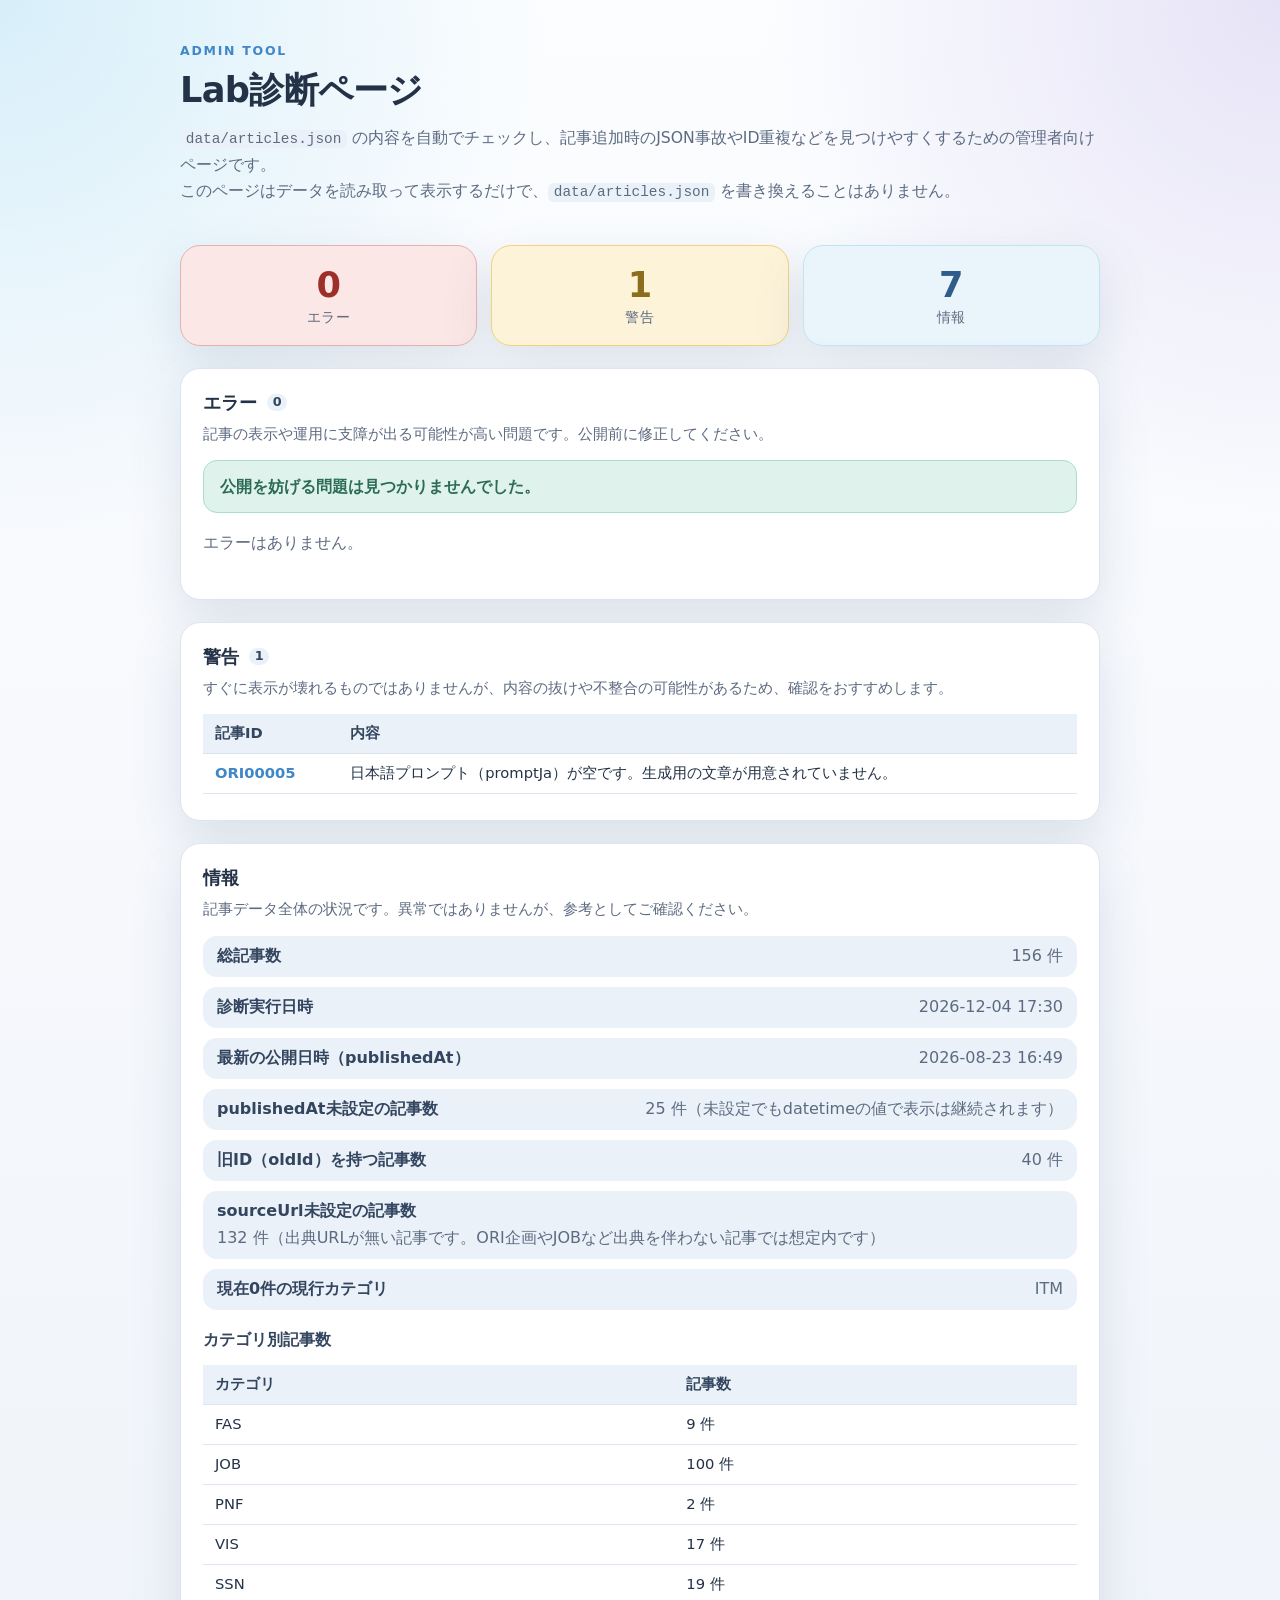
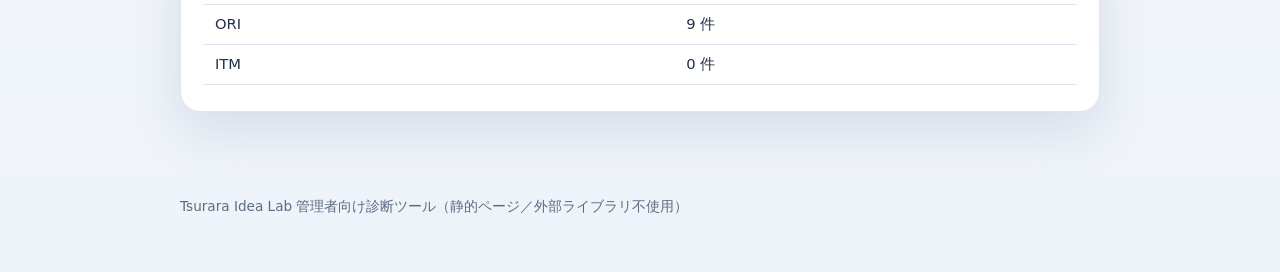
<file: tools/lab-check/index.html>
<!doctype html>
<html lang="ja">
<head>
  <meta charset="utf-8" />
  <meta name="viewport" content="width=device-width, initial-scale=1" />
  <title>Lab診断ページ | Tsurara Idea Lab</title>
  <meta name="description" content="data/articles.json の内容を検査し、ID重複や必須項目の欠落などを確認するための管理者向け診断ページです。" />
  <link rel="stylesheet" href="style.css" />
</head>
<body>
  <header class="check-header">
    <p class="section-kicker">Admin Tool</p>
    <h1>Lab診断ページ</h1>
    <p class="check-lead">
      <code>data/articles.json</code> の内容を自動でチェックし、記事追加時のJSON事故やID重複などを見つけやすくするための管理者向けページです。<br>
      このページはデータを読み取って表示するだけで、<code>data/articles.json</code> を書き換えることはありません。
    </p>
  </header>

  <main id="app" class="check-main">
    <p class="loading-message" id="loadingMessage">診断中です…</p>
  </main>

  <footer class="check-footer">
    <p>Tsurara Idea Lab 管理者向け診断ツール（静的ページ／外部ライブラリ不使用）</p>
  </footer>

  <script src="app.js"></script>
</body>
</html>
</file>
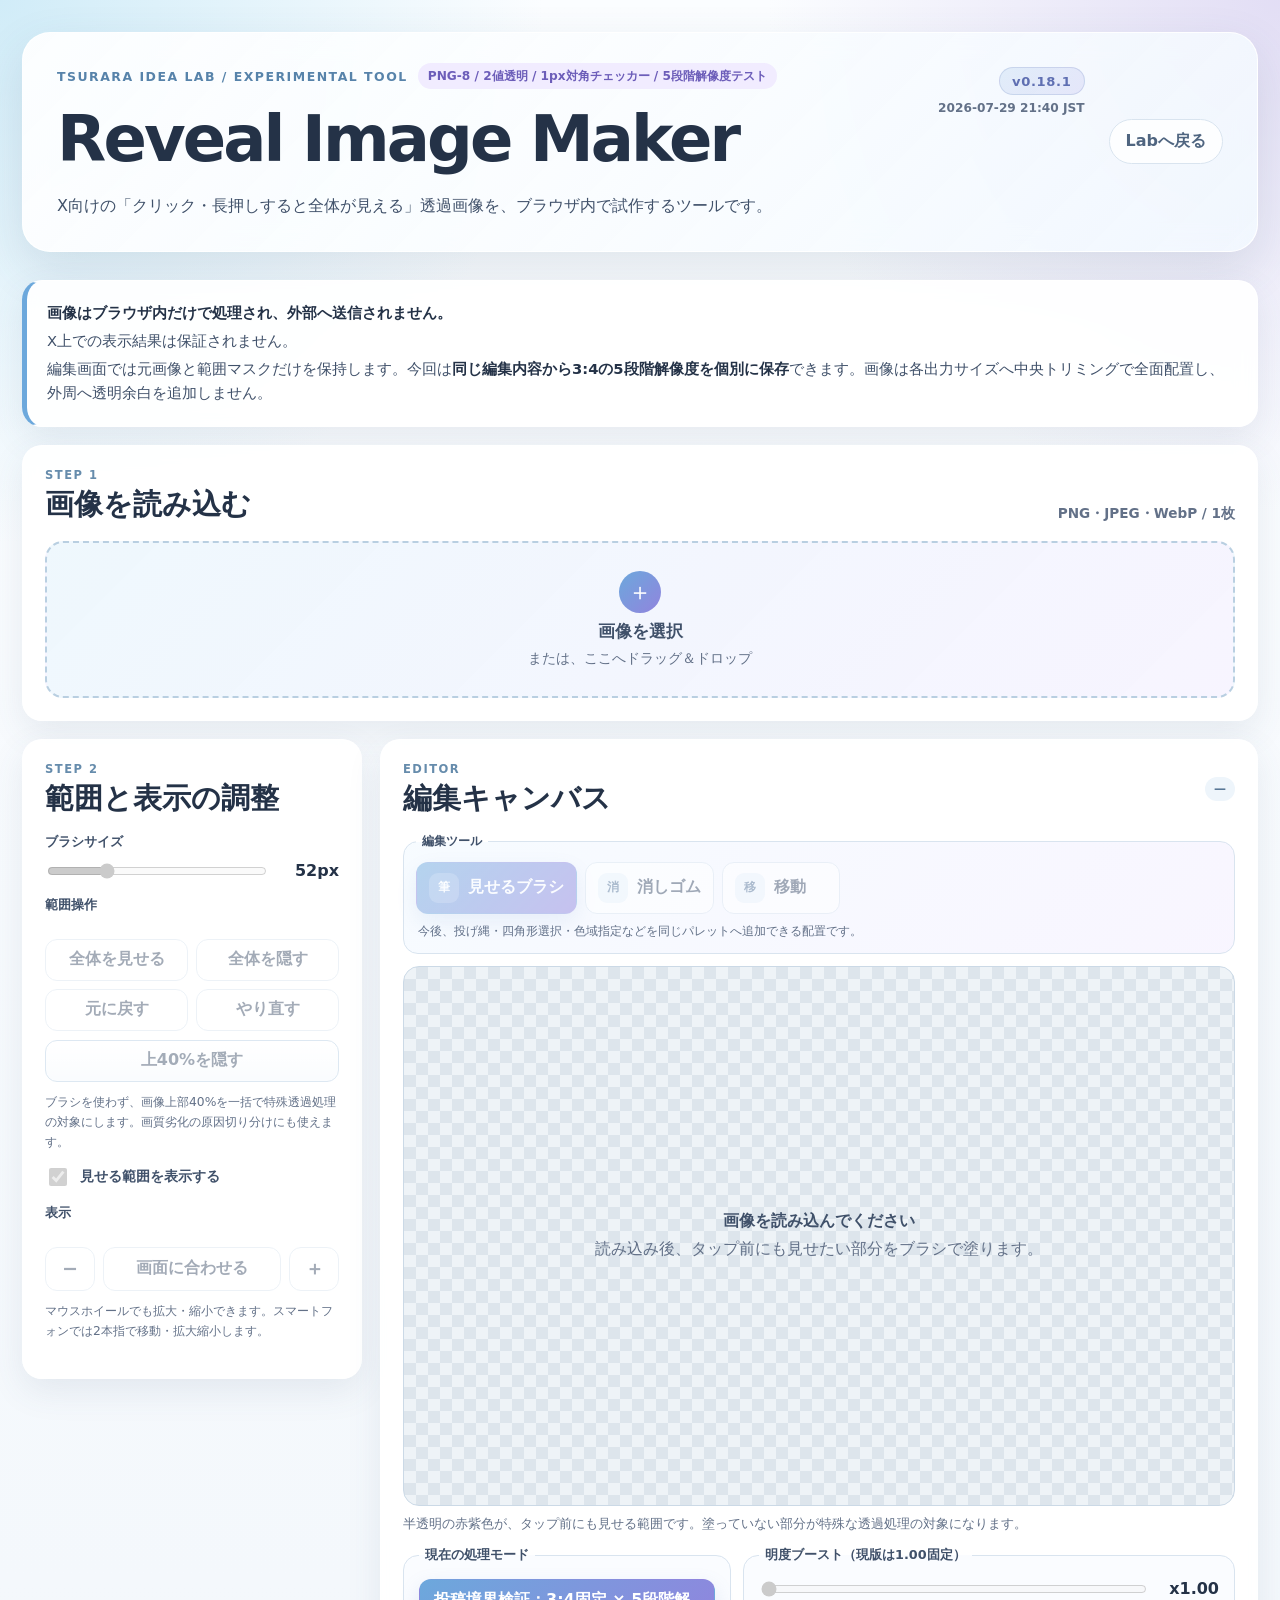
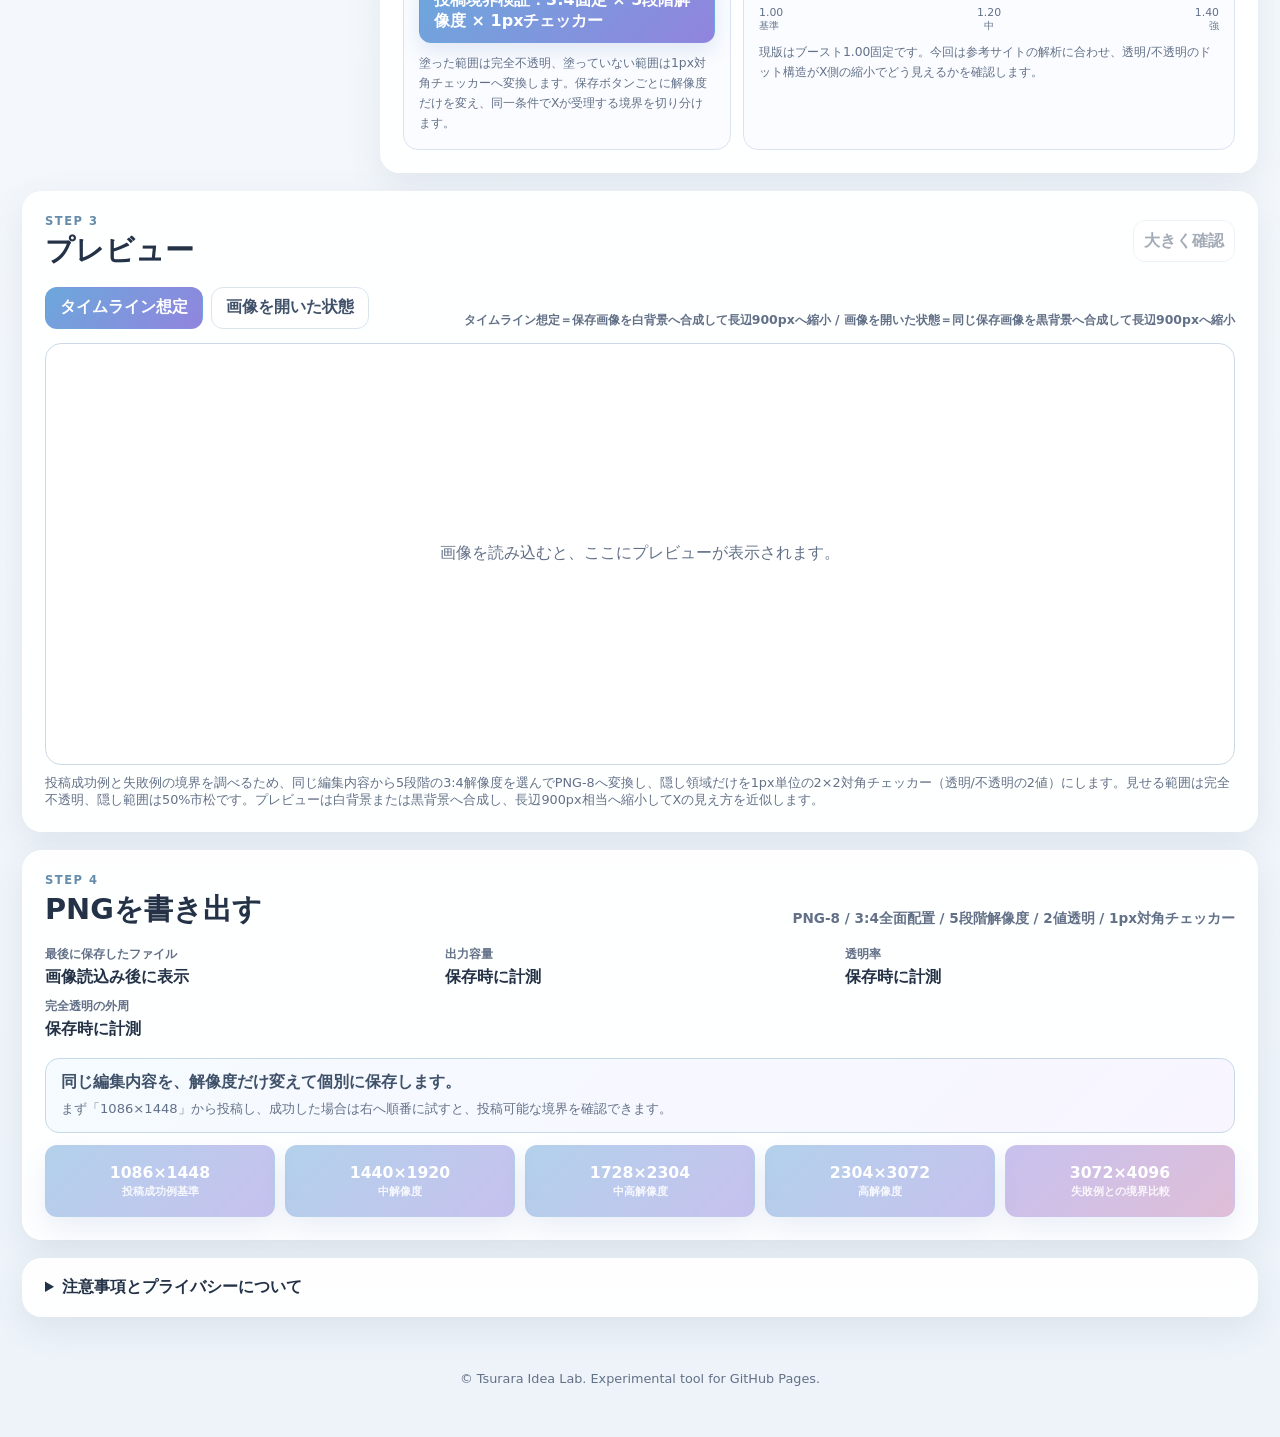
<file: tools/reveal-image-maker/index.html>
<!doctype html>
<html lang="ja">
<head>
  <meta charset="utf-8">
  <meta name="viewport" content="width=device-width, initial-scale=1, viewport-fit=cover">
  <meta name="robots" content="noindex,nofollow,noarchive">
  <meta name="description" content="X向けのクリック・長押しで全体が見える透過画像を試作する、Tsurara Idea Labの実験ツールです。">
  <title>Reveal Image Maker | Tsurara Idea Lab</title>
  <link rel="stylesheet" href="style.css?v=v0-18-1-resolution-test-1">
</head>
<body>
  <header class="tool-header">
    <div class="tool-header-inner">
      <div class="header-main">
        <div>
          <div class="eyebrow-row">
            <span class="eyebrow">Tsurara Idea Lab / Experimental Tool</span>
            <span class="status-badge">PNG-8 / 2値透明 / 1px対角チェッカー / 5段階解像度テスト</span>
          </div>
          <h1>Reveal Image Maker</h1>
          <p class="lead">X向けの「クリック・長押しすると全体が見える」透過画像を、ブラウザ内で試作するツールです。</p>
        </div>
        <div class="header-meta">
          <div class="version-badge" id="versionBadge">v0.16.0</div>
          <div class="version-date" id="versionDate">2026-07-29 02:56 JST</div>
        </div>
      </div>
      <a class="back-link" href="../../">Labへ戻る</a>
    </div>
  </header>

  <main class="page-shell">
    <section class="notice-strip" aria-label="重要な案内">
      <p><strong>画像はブラウザ内だけで処理され、外部へ送信されません。</strong></p>
      <p>X上での表示結果は保証されません。</p>
      <p>編集画面では元画像と範囲マスクだけを保持します。今回は<strong>同じ編集内容から3:4の5段階解像度を個別に保存</strong>できます。画像は各出力サイズへ中央トリミングで全面配置し、外周へ透明余白を追加しません。</p>
    </section>

    <section class="card upload-card" aria-labelledby="uploadTitle">
      <div class="section-heading">
        <div>
          <span class="step-label">STEP 1</span>
          <h2 id="uploadTitle">画像を読み込む</h2>
        </div>
        <p>PNG・JPEG・WebP / 1枚</p>
      </div>

      <label class="drop-zone" id="dropZone" for="fileInput">
        <input id="fileInput" type="file" accept="image/png,image/jpeg,image/webp" hidden>
        <span class="drop-icon" aria-hidden="true">＋</span>
        <strong>画像を選択</strong>
        <span>または、ここへドラッグ＆ドロップ</span>
      </label>

      <div class="file-information" id="fileInformation" hidden>
        <dl>
          <div><dt>ファイル</dt><dd id="fileName">—</dd></div>
          <div><dt>画像サイズ</dt><dd id="imageDimensions">—</dd></div>
          <div><dt>入力容量</dt><dd id="inputFileSize">—</dd></div>
          <div><dt>サイズ判定</dt><dd><span class="size-status" id="sizeStatus">—</span></dd></div>
        </dl>
        <p class="recommendation">出力時は画像を3:4のキャンバスいっぱいへ中央トリミングし、1086×1448から3072×4096まで同じ編集内容で比較できます。まず1086×1448から投稿し、成功したら上の解像度を順番に試してください。</p>
      </div>
    </section>

    <section class="workspace-grid" aria-label="画像編集">
      <aside class="card controls-card" aria-labelledby="controlsTitle">
        <div class="section-heading compact">
          <div>
            <span class="step-label">STEP 2</span>
            <h2 id="controlsTitle">範囲と表示の調整</h2>
          </div>
        </div>

        <fieldset class="control-group" id="brushControls" disabled>
          <legend>ブラシサイズ</legend>
          <div class="range-row">
            <input id="brushSize" type="range" min="8" max="180" value="52" step="2">
            <output id="brushSizeValue" for="brushSize">52px</output>
          </div>
        </fieldset>

        <fieldset class="control-group" id="maskActions" disabled>
          <legend>範囲操作</legend>
          <div class="button-grid two">
            <button id="maskAllButton" type="button" class="secondary-button">全体を見せる</button>
            <button id="clearMaskButton" type="button" class="secondary-button">全体を隠す</button>
            <button id="undoButton" type="button" class="secondary-button" disabled>元に戻す</button>
            <button id="redoButton" type="button" class="secondary-button" disabled>やり直す</button>
          </div>
          <button id="top40Button" type="button" class="secondary-button preset-button">上40%を隠す</button>
          <p class="control-help">ブラシを使わず、画像上部40%を一括で特殊透過処理の対象にします。画質劣化の原因切り分けにも使えます。</p>
          <label class="toggle-row">
            <input id="showMaskToggle" type="checkbox" checked>
            <span>見せる範囲を表示する</span>
          </label>
        </fieldset>

        <fieldset class="control-group" id="viewControls" disabled>
          <legend>表示</legend>
          <div class="button-grid three">
            <button id="zoomOutButton" type="button" class="icon-button" aria-label="縮小">−</button>
            <button id="fitButton" type="button" class="secondary-button">画面に合わせる</button>
            <button id="zoomInButton" type="button" class="icon-button" aria-label="拡大">＋</button>
          </div>
          <p class="control-help">マウスホイールでも拡大・縮小できます。スマートフォンでは2本指で移動・拡大縮小します。</p>
        </fieldset>
      </aside>

      <section class="card editor-card" aria-labelledby="editorTitle">
        <div class="section-heading compact editor-heading">
          <div>
            <span class="step-label">EDITOR</span>
            <h2 id="editorTitle">編集キャンバス</h2>
          </div>
          <span class="zoom-indicator" id="zoomIndicator">—</span>
        </div>

        <fieldset class="editor-tool-palette" id="toolSelector" disabled>
          <legend>編集ツール</legend>
          <div class="tool-palette" role="toolbar" aria-label="画像編集ツール">
            <button class="tool-button is-active" type="button" data-tool="hide" aria-pressed="true">
              <span class="tool-symbol" aria-hidden="true">筆</span>
              <span>見せるブラシ</span>
            </button>
            <button class="tool-button" type="button" data-tool="erase" aria-pressed="false">
              <span class="tool-symbol" aria-hidden="true">消</span>
              <span>消しゴム</span>
            </button>
            <button class="tool-button" type="button" data-tool="pan" aria-pressed="false">
              <span class="tool-symbol" aria-hidden="true">移</span>
              <span>移動</span>
            </button>
          </div>
          <p class="tool-palette-note">今後、投げ縄・四角形選択・色域指定などを同じパレットへ追加できる配置です。</p>
        </fieldset>

        <div class="editor-viewport is-empty" id="editorViewport">
          <canvas id="editorCanvas" aria-label="タップ前に見せる範囲の編集キャンバス"></canvas>
          <div class="empty-canvas-message" id="emptyCanvasMessage">
            <strong>画像を読み込んでください</strong>
            <span>読み込み後、タップ前にも見せたい部分をブラシで塗ります。</span>
          </div>
        </div>
        <p class="editor-tip">半透明の赤紫色が、タップ前にも見せる範囲です。塗っていない部分が特殊な透過処理の対象になります。</p>

        <div class="editor-options-grid">
          <fieldset class="editor-option-card mode-group" id="strengthControls" disabled>
            <legend>現在の処理モード</legend>
            <div class="mode-pill">投稿境界検証：3:4固定 × 5段階解像度 × 1pxチェッカー</div>
            <p class="control-help">塗った範囲は完全不透明、塗っていない範囲は1px対角チェッカーへ変換します。保存ボタンごとに解像度だけを変え、同一条件でXが受理する境界を切り分けます。</p>
          </fieldset>

          <fieldset class="editor-option-card" id="boostControls" disabled>
            <legend>明度ブースト（現版は1.00固定）</legend>
            <div class="range-row">
              <input id="revealBoost" type="range" min="100" max="140" value="120" step="5">
              <output id="revealBoostValue" for="revealBoost">x1.20</output>
            </div>
            <div class="boost-scale" aria-hidden="true">
              <span>1.00<br><small>基準</small></span>
              <span>1.20<br><small>中</small></span>
              <span>1.40<br><small>強</small></span>
            </div>
            <p class="control-help">現版はブースト1.00固定です。今回は参考サイトの解析に合わせ、透明/不透明のドット構造がX側の縮小でどう見えるかを確認します。</p>
          </fieldset>
        </div>
      </section>
    </section>

    <section class="card preview-card" aria-labelledby="previewTitle">
      <div class="section-heading preview-heading">
        <div>
          <span class="step-label">STEP 3</span>
          <h2 id="previewTitle">プレビュー</h2>
        </div>
        <button id="expandPreviewButton" type="button" class="secondary-button" disabled>大きく確認</button>
      </div>

      <div class="preview-toolbar">
        <div class="tab-list" role="tablist" aria-label="プレビューの種類">
          <button class="preview-tab is-active" type="button" role="tab" aria-selected="true" data-preview="timeline">タイムライン想定</button>
          <button class="preview-tab" type="button" role="tab" aria-selected="false" data-preview="reveal">画像を開いた状態</button>
        </div>
        <p class="preview-mode-note">タイムライン想定＝保存画像を白背景へ合成して長辺900pxへ縮小 / 画像を開いた状態＝同じ保存画像を黒背景へ合成して長辺900pxへ縮小</p>
      </div>

      <div class="preview-stage background-white" id="previewStage">
        <canvas id="previewCanvas" aria-label="画像プレビュー"></canvas>
        <div class="empty-preview-message" id="emptyPreviewMessage">画像を読み込むと、ここにプレビューが表示されます。</div>
      </div>
      <p class="preview-note" id="previewNote">保存画像そのものを白背景または黒背景へ合成し、長辺900px相当へ縮小した近似表示です。PNG-8への減色と2値透明化は保存時にだけ元画像から行います。</p>
    </section>

    <section class="card export-card" aria-labelledby="exportTitle">
      <div class="section-heading">
        <div>
          <span class="step-label">STEP 4</span>
          <h2 id="exportTitle">PNGを書き出す</h2>
        </div>
        <p>PNG-8 / 3:4全面配置 / 5段階解像度 / 2値透明 / 1px対角チェッカー</p>
      </div>

      <div class="export-details">
        <dl>
          <div><dt>最後に保存したファイル</dt><dd id="outputFileName">画像読込み後に表示</dd></div>
          <div><dt>出力容量</dt><dd id="outputFileSize">保存時に計測</dd></div>
          <div><dt>透明率</dt><dd id="outputTransparency">保存時に計測</dd></div>
          <div><dt>完全透明の外周</dt><dd id="outputTransparentMargin">保存時に計測</dd></div>
        </dl>
        <p class="export-warning" id="exportWarning" hidden></p>
      </div>

      <div class="resolution-guide">
        <strong>同じ編集内容を、解像度だけ変えて個別に保存します。</strong>
        <span>まず「1086×1448」から投稿し、成功した場合は右へ順番に試すと、投稿可能な境界を確認できます。</span>
      </div>

      <div class="resolution-export-grid" id="resolutionExportGrid" aria-label="解像度別の保存ボタン">
        <button id="saveButton" type="button" class="primary-button save-button resolution-save-button" data-export-preset="compat" data-width="1086" data-height="1448" disabled>
          <span>1086×1448</span><small>投稿成功例基準</small>
        </button>
        <button type="button" class="primary-button save-button resolution-save-button" data-export-preset="mid" data-width="1440" data-height="1920" disabled>
          <span>1440×1920</span><small>中解像度</small>
        </button>
        <button type="button" class="primary-button save-button resolution-save-button" data-export-preset="mid-high" data-width="1728" data-height="2304" disabled>
          <span>1728×2304</span><small>中高解像度</small>
        </button>
        <button type="button" class="primary-button save-button resolution-save-button" data-export-preset="high" data-width="2304" data-height="3072" disabled>
          <span>2304×3072</span><small>高解像度</small>
        </button>
        <button type="button" class="primary-button save-button resolution-save-button is-caution" data-export-preset="max" data-width="3072" data-height="4096" disabled>
          <span>3072×4096</span><small>失敗例との境界比較</small>
        </button>
      </div>
      <div class="export-progress" id="exportProgress" hidden aria-live="polite">
        <div class="export-progress-heading">
          <span id="exportProgressText">保存画像を準備しています…</span>
          <span>端末内処理</span>
        </div>
        <progress id="exportProgressBar" max="100" value="0">0%</progress>
      </div>
    </section>

    <details class="card details-card">
      <summary>注意事項とプライバシーについて</summary>
      <div class="details-content">
        <section>
          <h3>動作について</h3>
          <p>端末、ブラウザ、Xのアプリ、表示モード、X側の画像処理仕様によって見え方が異なる場合があります。Xの仕様変更後も同じ動作を保証するものではありません。</p>
        </section>
        <section>
          <h3>画像処理について</h3>
          <p>画像と編集内容は端末内だけで処理します。サーバーへのアップロード、クラウド保存、編集履歴の送信は行いません。ページを閉じると編集中の内容は失われます。</p>
        </section>
        <section>
          <h3>利用画像について</h3>
          <p>自分が権利を持つ画像、または利用許可を得ている画像を使用してください。投稿内容と画像の利用については、利用者自身の責任でご確認ください。</p>
        </section>
        <section>
          <h3>現在の出力方式</h3>
          <p>編集時は元画像と範囲マスクだけを保持します。保存時は選択した3:4解像度へ画像を中央トリミングで全面配置し、最終画素を一度だけ作り直し、見せる範囲を完全不透明、隠す範囲を1px単位の2×2対角チェッカーへ変換します。出力は透明パレットを含むPNG-8（カラータイプ3）です。</p>
        </section>
      </div>
    </details>
  </main>

  <footer class="tool-footer">
    <p>© Tsurara Idea Lab. Experimental tool for GitHub Pages.</p>
  </footer>

  <div class="preview-modal" id="previewModal" aria-hidden="true" role="dialog" aria-modal="true" aria-label="プレビューの拡大表示">
    <button id="closePreviewModal" class="modal-close" type="button" aria-label="閉じる">×</button>
    <div class="modal-canvas-wrap" id="modalCanvasWrap">
      <canvas id="modalCanvas"></canvas>
    </div>
  </div>

  <div class="toast" id="toast" role="status" aria-live="polite"></div>
  <script src="settings.js?v=v0-18-1-resolution-test-1"></script>
  <script src="app.js?v=v0-18-1-resolution-test-1"></script>
</body>
</html>
</file>
<file: tools/lab-check/style.css>
:root {
  /* Lab本体(style.css)の配色トーンに合わせた色定義。style.css自体は変更していません。 */
  --bg: #f6f8fc;
  --surface: rgba(255, 255, 255, 0.9);
  --surface-strong: #ffffff;
  --ink: #243247;
  --ink-soft: #33455f;
  --muted: #5d6b81;
  --line: #dce5f0;
  --blue: #6ca8dc;
  --blue-strong: #3f87c7;
  --sky: #bfe5f5;
  --lavender: #d9d2f1;
  --gray-blue: #eaf1f8;
  --shadow: 0 18px 50px rgba(81, 103, 134, 0.16);
  --radius-xl: 28px;
  --radius-lg: 20px;
  --radius-md: 14px;

  /* 診断結果の色分け用 */
  --error-ink: #9c2f2a;
  --error-bg: #fbe7e5;
  --error-border: #e6b2ad;
  --warning-ink: #8a6d1d;
  --warning-bg: #fdf3d9;
  --warning-border: #f3d37a;
  --info-ink: #2f5c8a;
  --info-bg: #eaf4fb;
  --info-border: #bfe5f5;
  --ok-ink: #2c6b57;
  --ok-bg: #dff3ec;
  --ok-border: #a9ddc9;
}

* { box-sizing: border-box; }

body {
  margin: 0;
  min-height: 100vh;
  color: var(--ink);
  font-family: "Hiragino Sans", "Yu Gothic UI", "Yu Gothic", Meiryo, system-ui, -apple-system, BlinkMacSystemFont, sans-serif;
  background:
    radial-gradient(circle at top left, rgba(191, 229, 245, 0.6), transparent 34rem),
    radial-gradient(circle at top right, rgba(217, 210, 241, 0.6), transparent 32rem),
    linear-gradient(180deg, #fbfdff 0%, var(--bg) 48%, #eef3f9 100%);
}

h1, h2, h3 { margin: 0; line-height: 1.3; }
p { line-height: 1.7; }
code {
  background: var(--gray-blue);
  padding: 0.1em 0.4em;
  border-radius: 6px;
  font-size: 0.92em;
}

.section-kicker {
  margin: 0 0 6px;
  font-size: 0.78rem;
  letter-spacing: 0.14em;
  text-transform: uppercase;
  color: var(--blue-strong);
  font-weight: 700;
}

.check-header {
  max-width: 960px;
  margin: 0 auto;
  padding: 40px 20px 16px;
}

.check-header h1 {
  font-size: clamp(1.6rem, 4vw, 2.2rem);
  letter-spacing: -0.02em;
}

.check-lead {
  margin-top: 12px;
  color: var(--muted);
  font-size: 0.98rem;
}

.check-main {
  max-width: 960px;
  margin: 0 auto;
  padding: 8px 20px 60px;
  display: flex;
  flex-direction: column;
  gap: 22px;
}

.loading-message {
  color: var(--muted);
}

.summary-bar {
  display: grid;
  grid-template-columns: repeat(3, minmax(0, 1fr));
  gap: 14px;
}

.stat-tile {
  border-radius: var(--radius-lg);
  padding: 18px 16px;
  text-align: center;
  border: 1px solid var(--line);
  background: var(--surface-strong);
  box-shadow: var(--shadow);
  display: flex;
  flex-direction: column;
  gap: 4px;
}

.stat-number {
  font-size: clamp(1.6rem, 5vw, 2.2rem);
  font-weight: 800;
}

.stat-label {
  font-size: 0.85rem;
  color: var(--muted);
  letter-spacing: 0.04em;
}

.stat-error { border-color: var(--error-border); background: var(--error-bg); }
.stat-error .stat-number { color: var(--error-ink); }
.stat-warning { border-color: var(--warning-border); background: var(--warning-bg); }
.stat-warning .stat-number { color: var(--warning-ink); }
.stat-info { border-color: var(--info-border); background: var(--info-bg); }
.stat-info .stat-number { color: var(--info-ink); }

.check-section {
  background: var(--surface-strong);
  border: 1px solid var(--line);
  border-radius: var(--radius-lg);
  padding: 22px 22px 26px;
  box-shadow: var(--shadow);
}

.check-section h2 {
  font-size: 1.15rem;
  display: flex;
  align-items: center;
  gap: 10px;
}

.sub-heading {
  margin-top: 20px;
  font-size: 1rem;
  color: var(--ink-soft);
}

.count-badge {
  display: inline-flex;
  align-items: center;
  justify-content: center;
  min-width: 1.6em;
  padding: 0 0.4em;
  border-radius: 999px;
  background: var(--gray-blue);
  color: var(--ink-soft);
  font-size: 0.8rem;
  font-weight: 700;
}

.section-desc {
  margin-top: 6px;
  color: var(--muted);
  font-size: 0.92rem;
}

.ok-banner {
  margin-top: 14px;
  padding: 12px 16px;
  border-radius: var(--radius-md);
  background: var(--ok-bg);
  border: 1px solid var(--ok-border);
  color: var(--ok-ink);
  font-weight: 700;
}

.issue-empty {
  margin-top: 14px;
  color: var(--muted);
}

.table-scroll {
  margin-top: 14px;
  overflow-x: auto;
  -webkit-overflow-scrolling: touch;
}

.issue-table {
  width: 100%;
  border-collapse: collapse;
  font-size: 0.92rem;
  min-width: 480px;
}

.issue-table th, .issue-table td {
  text-align: left;
  padding: 10px 12px;
  border-bottom: 1px solid var(--line);
  vertical-align: top;
}

.issue-table thead th {
  background: var(--gray-blue);
  color: var(--ink-soft);
  font-weight: 700;
  white-space: nowrap;
}

.issue-id {
  font-weight: 700;
  white-space: nowrap;
  color: var(--blue-strong);
}

.info-list {
  margin: 14px 0 0;
  padding: 0;
  list-style: none;
  display: flex;
  flex-direction: column;
  gap: 10px;
}

.info-list li {
  display: flex;
  flex-wrap: wrap;
  justify-content: space-between;
  gap: 6px 16px;
  padding: 10px 14px;
  background: var(--gray-blue);
  border-radius: var(--radius-md);
}

.info-label {
  color: var(--ink-soft);
  font-weight: 700;
}

.info-value {
  color: var(--muted);
}

.load-error-banner {
  padding: 16px 18px;
  border-radius: var(--radius-md);
  background: var(--error-bg);
  border: 1px solid var(--error-border);
  color: var(--error-ink);
}

.load-error-detail {
  margin-top: 8px;
  font-size: 0.85rem;
  opacity: 0.85;
}

.check-footer {
  max-width: 960px;
  margin: 0 auto;
  padding: 10px 20px 40px;
  color: var(--muted);
  font-size: 0.85rem;
}

@media (max-width: 640px) {
  .summary-bar {
    grid-template-columns: repeat(3, minmax(0, 1fr));
    gap: 8px;
  }
  .stat-tile { padding: 14px 8px; }
  .check-section { padding: 18px 16px 22px; }
  .info-list li { flex-direction: column; }
}
</file>
<file: tools/reveal-image-maker/style.css>
:root {
  --bg: #f4f8fc;
  --surface: rgba(255, 255, 255, 0.92);
  --surface-solid: #ffffff;
  --ink: #243247;
  --ink-soft: #40516a;
  --muted: #637188;
  --line: #d9e4ef;
  --blue: #6ca8dc;
  --blue-strong: #3f87c7;
  --lavender: #9184de;
  --mask: #cf3f91;
  --danger: #b53d62;
  --warning: #9a6819;
  --success: #23785f;
  --shadow: 0 18px 48px rgba(67, 91, 122, 0.14);
  --radius-xl: 28px;
  --radius-lg: 20px;
  --radius-md: 14px;
}

* { box-sizing: border-box; }
html { color-scheme: light; }
body {
  margin: 0;
  min-height: 100vh;
  color: var(--ink);
  font-family: "Hiragino Sans", "Yu Gothic UI", "Yu Gothic", Meiryo, system-ui, -apple-system, BlinkMacSystemFont, sans-serif;
  background:
    radial-gradient(circle at top left, rgba(191, 229, 245, 0.7), transparent 34rem),
    radial-gradient(circle at top right, rgba(217, 210, 241, 0.72), transparent 32rem),
    linear-gradient(180deg, #fbfdff 0%, var(--bg) 52%, #edf3f9 100%);
}
button, input { font: inherit; }
button { cursor: pointer; }
button:disabled, fieldset:disabled button { cursor: not-allowed; opacity: .48; }
a { color: inherit; }
h1, h2, h3, p { margin-top: 0; }
h1, h2, h3 { line-height: 1.25; }
h1 { margin-bottom: 12px; font-size: clamp(2.2rem, 5vw, 4rem); letter-spacing: -.045em; }
h2 { margin-bottom: 0; font-size: clamp(1.25rem, 2.8vw, 1.8rem); }
h3 { margin-bottom: 8px; font-size: 1rem; }

.tool-header { padding: 32px 22px 18px; }
.tool-header-inner {
  width: min(1240px, calc(100vw - 44px));
  margin: 0 auto;
  padding: 30px 34px;
  display: flex;
  justify-content: space-between;
  align-items: center;
  gap: 24px;
  border: 1px solid rgba(255,255,255,.94);
  border-radius: var(--radius-xl);
  background: linear-gradient(135deg, rgba(255,255,255,.92), rgba(242,249,255,.84));
  box-shadow: var(--shadow);
  backdrop-filter: blur(12px);
}
.eyebrow-row { display: flex; align-items: center; gap: 10px; margin-bottom: 10px; flex-wrap: wrap; }
.eyebrow { color: #5783aa; font-size: .78rem; font-weight: 900; letter-spacing: .12em; text-transform: uppercase; }
.status-badge {
  display: inline-flex;
  align-items: center;
  min-height: 26px;
  padding: 4px 10px;
  border-radius: 999px;
  background: #f1ecff;
  color: #6c5db9;
  font-weight: 900;
  font-size: .76rem;
}
.lead { max-width: 760px; margin-bottom: 0; color: var(--ink-soft); line-height: 1.85; }

.header-main {
  display: flex;
  align-items: flex-start;
  justify-content: space-between;
  gap: 18px;
  width: 100%;
}
.header-meta {
  flex: 0 0 auto;
  display: flex;
  flex-direction: column;
  align-items: flex-end;
  gap: 6px;
  padding-top: 4px;
}
.version-badge {
  display: inline-flex;
  align-items: center;
  min-height: 28px;
  padding: 5px 12px;
  border-radius: 999px;
  background: linear-gradient(135deg, rgba(108,168,220,.16), rgba(145,132,222,.16));
  border: 1px solid rgba(117, 140, 193, .24);
  color: #5f6fb2;
  font-weight: 900;
  font-size: .82rem;
  letter-spacing: .05em;
}
.version-date {
  color: var(--muted);
  font-size: .76rem;
  font-weight: 700;
  text-align: right;
}
.back-link {
  flex: 0 0 auto;
  padding: 11px 16px;
  border: 1px solid var(--line);
  border-radius: 999px;
  background: rgba(255,255,255,.84);
  color: #4f6580;
  font-weight: 800;
  text-decoration: none;
}
.back-link:hover { background: #fff; }

.page-shell { width: min(1240px, calc(100vw - 44px)); margin: 0 auto; padding: 10px 0 54px; }
.card,
.notice-strip {
  border: 1px solid rgba(255,255,255,.94);
  border-radius: var(--radius-lg);
  background: var(--surface);
  box-shadow: 0 12px 34px rgba(67, 91, 122, .10);
  backdrop-filter: blur(10px);
}
.card { padding: 22px; margin-top: 18px; }
.notice-strip {
  padding: 16px 20px;
  border-left: 5px solid var(--blue);
}
.notice-strip p { margin: 4px 0; color: var(--ink-soft); line-height: 1.65; font-size: .92rem; }
.notice-strip strong { color: var(--ink); }

.section-heading { display: flex; justify-content: space-between; align-items: end; gap: 20px; margin-bottom: 18px; }
.section-heading.compact { align-items: center; margin-bottom: 16px; }
.section-heading > p { margin: 0; color: var(--muted); font-size: .85rem; font-weight: 700; }
.step-label { display: block; margin-bottom: 5px; color: #668cac; font-size: .72rem; font-weight: 900; letter-spacing: .13em; }

.drop-zone {
  min-height: 150px;
  padding: 28px;
  border: 2px dashed #b9cfe1;
  border-radius: 18px;
  background: linear-gradient(135deg, rgba(237,247,253,.9), rgba(246,243,255,.88));
  display: flex;
  flex-direction: column;
  justify-content: center;
  align-items: center;
  gap: 7px;
  color: var(--ink-soft);
  text-align: center;
  transition: border-color .16s ease, background .16s ease, transform .16s ease;
  cursor: pointer;
}
.drop-zone:hover,
.drop-zone.is-dragover { border-color: var(--blue-strong); background: #eef8ff; transform: translateY(-1px); }
.drop-zone strong { font-size: 1.05rem; }
.drop-zone span:last-child { color: var(--muted); font-size: .86rem; }
.drop-icon {
  width: 42px;
  height: 42px;
  border-radius: 50%;
  display: grid;
  place-items: center;
  background: linear-gradient(135deg, var(--blue), var(--lavender));
  color: #fff;
  font-size: 1.5rem;
  font-weight: 400;
}

.file-information { margin-top: 16px; padding: 16px; border: 1px solid var(--line); border-radius: 16px; background: rgba(250,252,255,.86); }
dl { margin: 0; }
.file-information dl,
.export-details dl { display: grid; grid-template-columns: repeat(4, minmax(0,1fr)); gap: 10px; }
dl div { min-width: 0; }
dt { margin-bottom: 4px; color: var(--muted); font-size: .75rem; font-weight: 800; }
dd { margin: 0; color: var(--ink); font-weight: 800; overflow-wrap: anywhere; }
.recommendation { margin: 13px 0 0; color: var(--muted); font-size: .84rem; }
.size-status { display: inline-flex; align-items: center; min-height: 26px; padding: 3px 9px; border-radius: 999px; background: #eef4fa; color: var(--ink-soft); font-size: .78rem; }
.size-status.good { background: #e6f6f0; color: var(--success); }
.size-status.caution { background: #fff4dd; color: var(--warning); }
.size-status.warning { background: #fdebf0; color: var(--danger); }

.workspace-grid { display: grid; grid-template-columns: minmax(270px, 340px) minmax(0, 1fr); gap: 18px; align-items: start; }
.controls-card,
.editor-card { margin-top: 18px; }
.controls-card { position: sticky; top: 14px; }
.control-group { margin: 0; padding: 15px 0; border: 0; border-top: 1px solid var(--line); }
.control-group:first-of-type { border-top: 0; padding-top: 0; }
.control-group legend { width: 100%; margin-bottom: 10px; padding: 0; color: var(--ink-soft); font-size: .82rem; font-weight: 900; }
.segmented-control { display: grid; gap: 7px; }
.segmented-control.three { grid-template-columns: repeat(3, minmax(0,1fr)); }
.segment-button,
.tool-button,
.secondary-button,
.icon-button,
.preview-tab,
.primary-button {
  border: 1px solid var(--line);
  border-radius: 12px;
  background: #fff;
  color: var(--ink-soft);
  font-weight: 850;
  transition: transform .14s ease, border-color .14s ease, background .14s ease, box-shadow .14s ease;
}
.segment-button { min-height: 48px; padding: 8px 6px; font-size: .79rem; }
.segment-button:hover:not(:disabled),
.tool-button:hover:not(:disabled),
.secondary-button:hover:not(:disabled),
.icon-button:hover:not(:disabled),
.preview-tab:hover:not(:disabled) { border-color: #a7c4da; transform: translateY(-1px); }
.segment-button.is-active { border-color: transparent; background: linear-gradient(135deg, var(--blue), var(--lavender)); color: #fff; box-shadow: 0 8px 22px rgba(105,136,199,.24); }
.range-row { display: grid; grid-template-columns: 1fr 62px; align-items: center; gap: 12px; }
.range-row input { width: 100%; accent-color: var(--lavender); }
.range-row output { text-align: right; color: var(--ink); font-weight: 900; }
.button-grid { display: grid; gap: 8px; }
.button-grid.two { grid-template-columns: repeat(2, minmax(0,1fr)); }
.button-grid.three { grid-template-columns: 50px minmax(0,1fr) 50px; }
.secondary-button,
.icon-button { min-height: 42px; padding: 8px 10px; }
.icon-button { font-size: 1.2rem; }

.preset-button {
  width: 100%;
  margin-top: 9px;
  border-color: #b8cfe3;
  background: linear-gradient(180deg, #ffffff, #f4f8fc);
}
.preset-button:hover:not(:disabled) {
  border-color: #7da9cc;
}

.toggle-row { display: flex; align-items: center; gap: 10px; margin-top: 12px; color: var(--ink-soft); font-size: .88rem; font-weight: 750; }
.toggle-row input { width: 18px; height: 18px; accent-color: var(--lavender); }
.control-help { margin: 10px 0 0; color: var(--muted); font-size: .77rem; line-height: 1.65; }
.strength-scale { display: grid; grid-template-columns: repeat(5, minmax(0,1fr)); gap: 5px; }
.strength-scale label { position: relative; }
.strength-scale input { position: absolute; opacity: 0; pointer-events: none; }
.strength-scale label > span,
.strength-scale label > small { display: block; text-align: center; }
.strength-scale label > span {
  min-height: 38px;
  padding: 8px 4px;
  border: 1px solid var(--line);
  border-radius: 10px;
  background: #fff;
  color: var(--ink-soft);
  font-weight: 900;
  cursor: pointer;
}
.strength-scale small { margin-top: 5px; color: var(--muted); font-size: .66rem; }
.strength-scale input:checked + span { border-color: transparent; background: linear-gradient(135deg, var(--blue), var(--lavender)); color: #fff; box-shadow: 0 8px 20px rgba(105,136,199,.2); }

.editor-heading { min-height: 40px; }
.zoom-indicator { padding: 5px 9px; border-radius: 999px; background: #eef5fb; color: #597796; font-size: .75rem; font-weight: 900; }
.editor-viewport {
  position: relative;
  width: 100%;
  height: clamp(440px, 60vh, 680px);
  overflow: hidden;
  border: 1px solid #cbd9e6;
  border-radius: 16px;
  background-color: #eef3f7;
  background-image:
    linear-gradient(45deg, #dde5ec 25%, transparent 25%),
    linear-gradient(-45deg, #dde5ec 25%, transparent 25%),
    linear-gradient(45deg, transparent 75%, #dde5ec 75%),
    linear-gradient(-45deg, transparent 75%, #dde5ec 75%);
  background-size: 24px 24px;
  background-position: 0 0, 0 12px, 12px -12px, -12px 0;
  overscroll-behavior: contain;
}
.editor-viewport canvas { width: 100%; height: 100%; display: block; touch-action: none; }
.editor-viewport[data-tool="hide"] canvas,
.editor-viewport[data-tool="erase"] canvas { cursor: crosshair; }
.editor-viewport[data-tool="pan"] canvas { cursor: grab; }
.editor-viewport[data-tool="pan"].is-panning canvas { cursor: grabbing; }
.empty-canvas-message,
.empty-preview-message {
  position: absolute;
  inset: 0;
  display: flex;
  flex-direction: column;
  align-items: center;
  justify-content: center;
  gap: 7px;
  padding: 30px;
  color: var(--muted);
  text-align: center;
  pointer-events: none;
}
.empty-canvas-message strong { color: var(--ink-soft); }
.editor-viewport:not(.is-empty) .empty-canvas-message { display: none; }
.editor-tip { margin: 10px 0 0; color: var(--muted); font-size: .8rem; }

.preview-heading { align-items: center; }
.preview-toolbar { display: flex; justify-content: space-between; align-items: end; gap: 18px; margin-bottom: 14px; flex-wrap: wrap; }
.tab-list { display: flex; gap: 8px; flex-wrap: wrap; }
.preview-tab { min-height: 42px; padding: 9px 14px; }
.preview-tab.is-active { border-color: transparent; background: linear-gradient(135deg, var(--blue), var(--lavender)); color: #fff; }
.background-selector { display: flex; gap: 7px; margin: 0; padding: 0; border: 0; flex-wrap: wrap; }
.background-selector legend { width: 100%; margin-bottom: 6px; color: var(--muted); font-size: .72rem; font-weight: 900; }
.background-selector label { position: relative; }
.background-selector input { position: absolute; opacity: 0; }
.background-selector span { display: block; min-height: 34px; padding: 7px 10px; border: 1px solid var(--line); border-radius: 999px; background: #fff; color: var(--ink-soft); font-size: .76rem; font-weight: 850; cursor: pointer; }
.background-selector input:checked + span { border-color: var(--blue); color: var(--blue-strong); background: #edf7fe; }
.preview-stage {
  position: relative;
  min-height: 420px;
  display: grid;
  place-items: center;
  overflow: hidden;
  border: 1px solid #cbd9e6;
  border-radius: 16px;
  transition: background .15s ease;
}
.preview-stage.background-white { background: #fff; }
.preview-stage.background-black { background: #000; }
.preview-stage.background-x-light { background: #f7f9f9; }
.preview-stage.background-x-dark { background: #15202b; }
.preview-stage canvas { width: 100%; height: 420px; display: block; }
.preview-stage.has-image .empty-preview-message { display: none; }
.preview-note { margin: 10px 0 0; color: var(--muted); font-size: .8rem; }

.export-grid { display: grid; grid-template-columns: 1fr auto; gap: 24px; align-items: center; }
.export-details dl { grid-template-columns: repeat(3, minmax(0,1fr)); }
.primary-button {
  border-color: transparent;
  background: linear-gradient(135deg, #5f9fd6, #8b7edc);
  color: #fff;
  box-shadow: 0 12px 28px rgba(89,119,185,.25);
}
.primary-button:hover:not(:disabled) { transform: translateY(-1px); box-shadow: 0 16px 34px rgba(89,119,185,.3); }
.save-button { min-width: 220px; min-height: 58px; padding: 13px 24px; font-size: 1rem; }
.export-warning { margin: 13px 0 0; padding: 10px 12px; border-radius: 10px; background: #fff1e3; color: #8a5717; font-size: .82rem; line-height: 1.6; }
.details-card { padding: 0; overflow: hidden; }
.details-card summary { padding: 18px 22px; font-weight: 900; cursor: pointer; }
.details-content { padding: 0 22px 20px; display: grid; grid-template-columns: repeat(2, minmax(0,1fr)); gap: 18px; }
.details-content section { padding: 15px; border: 1px solid var(--line); border-radius: 14px; background: rgba(250,252,255,.82); }
.details-content p { margin-bottom: 0; color: var(--muted); font-size: .83rem; line-height: 1.75; }

.tool-footer { padding: 0 20px 38px; text-align: center; color: var(--muted); font-size: .8rem; }
.preview-modal {
  position: fixed;
  inset: 0;
  z-index: 100;
  display: none;
  padding: 54px 20px 20px;
  background: rgba(12, 20, 31, .88);
  backdrop-filter: blur(8px);
}
.preview-modal.is-open { display: grid; place-items: center; }
.modal-close { position: fixed; top: 16px; right: 18px; width: 42px; height: 42px; border: 1px solid rgba(255,255,255,.4); border-radius: 50%; background: rgba(255,255,255,.15); color: #fff; font-size: 1.4rem; }
.modal-canvas-wrap { width: min(94vw, 1400px); height: min(88vh, 1000px); border-radius: 16px; overflow: hidden; background: #fff; box-shadow: 0 24px 70px rgba(0,0,0,.32); }
.modal-canvas-wrap canvas { width: 100%; height: 100%; display: block; }
.toast { position: fixed; z-index: 120; left: 50%; bottom: 24px; transform: translate(-50%, 20px); padding: 11px 17px; border-radius: 999px; background: rgba(35,49,68,.94); color: #fff; font-size: .84rem; font-weight: 800; opacity: 0; pointer-events: none; transition: opacity .18s ease, transform .18s ease; }
.toast.is-visible { opacity: 1; transform: translate(-50%, 0); }

@media (max-width: 900px) {
  .tool-header-inner { align-items: flex-start; }
  .header-main { width: 100%; }
  .header-meta { align-items: flex-start; }
  .workspace-grid { grid-template-columns: 1fr; }
  .controls-card { position: static; }
  .file-information dl { grid-template-columns: repeat(2, minmax(0,1fr)); }
}

@media (max-width: 640px) {
  .tool-header { padding: 14px 12px 8px; }
  .tool-header-inner,
  .page-shell { width: calc(100vw - 24px); }
  .tool-header-inner { padding: 22px 20px; flex-direction: column; gap: 16px; }
  .header-main { flex-direction: column; gap: 14px; }
  .header-meta { align-items: flex-start; padding-top: 0; }
  .version-date { text-align: left; }
  .back-link { align-self: flex-start; }
  .page-shell { padding-bottom: 36px; }
  .card { padding: 17px; margin-top: 12px; }
  .notice-strip { padding: 14px 15px; }
  .section-heading { align-items: flex-start; flex-direction: column; gap: 6px; }
  .section-heading.compact,
  .preview-heading { flex-direction: row; align-items: center; }
  .drop-zone { min-height: 132px; padding: 22px 15px; }
  .file-information dl,
  .export-details dl,
  .details-content { grid-template-columns: 1fr; }
  .segmented-control.three { grid-template-columns: repeat(3, minmax(0,1fr)); }
  .segment-button { font-size: .72rem; }
  .editor-viewport { height: min(58vh, 520px); min-height: 360px; }
  .preview-stage { min-height: 340px; }
  .preview-stage canvas { height: 340px; }
  .preview-toolbar { align-items: stretch; flex-direction: column; }
  .tab-list { display: grid; grid-template-columns: repeat(2, minmax(0,1fr)); gap: 5px; }
  .preview-tab { padding: 8px 5px; font-size: .72rem; }
  .background-selector { width: 100%; }
  .export-grid { grid-template-columns: 1fr; }
  .save-button { width: 100%; min-width: 0; }
  .details-content { gap: 10px; }
}

.mode-pill {
  display: inline-flex;
  align-items: center;
  min-height: 42px;
  padding: 10px 14px;
  border: 1px solid transparent;
  border-radius: 12px;
  background: linear-gradient(135deg, var(--blue), var(--lavender));
  color: #fff;
  font-weight: 900;
  box-shadow: 0 8px 20px rgba(105,136,199,.18);
}

.preview-mode-note {
  margin: 0;
  color: var(--muted);
  font-size: .78rem;
  font-weight: 800;
}


/* Editor tool palette: placed directly above the canvas so future selection tools can be added without widening the side panel. */
.editor-tool-palette {
  margin: 0 0 12px;
  padding: 12px;
  border: 1px solid var(--line);
  border-radius: 15px;
  background: linear-gradient(135deg, rgba(246,251,255,.96), rgba(248,245,255,.94));
}
.editor-tool-palette legend {
  padding: 0 6px;
  color: var(--ink-soft);
  font-size: .76rem;
  font-weight: 900;
}
.tool-palette {
  display: flex;
  align-items: stretch;
  gap: 8px;
  flex-wrap: wrap;
}
.tool-button {
  min-width: 118px;
  min-height: 52px;
  padding: 7px 12px;
  display: inline-flex;
  align-items: center;
  justify-content: flex-start;
  gap: 9px;
  text-align: left;
}
.tool-button.is-active {
  border-color: transparent;
  background: linear-gradient(135deg, var(--blue), var(--lavender));
  color: #fff;
  box-shadow: 0 8px 22px rgba(105,136,199,.24);
}
.tool-symbol {
  width: 30px;
  height: 30px;
  flex: 0 0 30px;
  display: grid;
  place-items: center;
  border-radius: 9px;
  background: rgba(108,168,220,.13);
  color: #58779a;
  font-size: .76rem;
  font-weight: 950;
}
.tool-button.is-active .tool-symbol {
  background: rgba(255,255,255,.2);
  color: #fff;
}
.tool-palette-note {
  margin: 9px 2px 0;
  color: var(--muted);
  font-size: .72rem;
  line-height: 1.55;
}

.editor-options-grid {
  margin-top: 14px;
  display: grid;
  grid-template-columns: minmax(220px, .8fr) minmax(300px, 1.2fr);
  gap: 12px;
}
.editor-option-card {
  min-width: 0;
  margin: 0;
  padding: 15px;
  border: 1px solid var(--line);
  border-radius: 15px;
  background: rgba(250,252,255,.86);
}
.editor-option-card legend {
  padding: 0 6px;
  color: var(--ink-soft);
  font-size: .8rem;
  font-weight: 900;
}
.boost-scale {
  margin-top: 7px;
  display: grid;
  grid-template-columns: repeat(3, minmax(0, 1fr));
  gap: 6px;
  color: var(--muted);
  font-size: .68rem;
  text-align: center;
}
.boost-scale span:first-child { text-align: left; }
.boost-scale span:last-child { text-align: right; }
.boost-scale small { font-size: .64rem; line-height: 1.3; }

@media (max-width: 900px) {
  .editor-options-grid { grid-template-columns: 1fr; }
}

@media (max-width: 640px) {
  .editor-tool-palette { padding: 9px; }
  .tool-palette { display: grid; grid-template-columns: repeat(3, minmax(0, 1fr)); gap: 5px; }
  .tool-button {
    min-width: 0;
    min-height: 54px;
    padding: 7px 5px;
    flex-direction: column;
    justify-content: center;
    gap: 4px;
    font-size: .69rem;
    text-align: center;
  }
  .tool-symbol { width: 25px; height: 25px; flex-basis: 25px; font-size: .66rem; }
  .tool-palette-note { display: none; }
  .editor-options-grid { gap: 9px; }
  .editor-option-card { padding: 12px; }
}


.export-progress {
  margin-top: 18px;
  padding: 14px 16px;
  border: 1px solid var(--line, #d8e3ef);
  border-radius: 16px;
  background: rgba(246, 249, 255, .92);
}

.export-progress-heading {
  display: flex;
  justify-content: space-between;
  gap: 16px;
  margin-bottom: 9px;
  color: #465a75;
  font-size: .86rem;
  font-weight: 700;
}

.export-progress-heading span:last-child {
  color: #8290a5;
  font-weight: 500;
}

.export-progress progress {
  display: block;
  width: 100%;
  height: 12px;
  accent-color: #8273df;
}

.export-button-grid { margin-top: 8px; align-items: stretch; }
.export-button-grid .save-button { width: 100%; min-width: 0; }


/* v0.18.1: resolution-by-resolution export */
.resolution-guide {
  margin: 18px 0 12px;
  padding: 13px 15px;
  border: 1px solid #c7d9e8;
  border-radius: 14px;
  background: linear-gradient(135deg, #f5fbff, #f8f5ff);
  color: var(--ink-soft);
}
.resolution-guide strong,
.resolution-guide span { display: block; }
.resolution-guide span { margin-top: 5px; color: var(--muted); font-size: .82rem; line-height: 1.65; }
.resolution-export-grid {
  display: grid;
  grid-template-columns: repeat(5, minmax(0, 1fr));
  gap: 10px;
}
.resolution-save-button {
  width: 100%;
  min-width: 0;
  min-height: 72px;
  display: flex;
  flex-direction: column;
  align-items: center;
  justify-content: center;
  gap: 3px;
  padding: 10px 8px;
}
.resolution-save-button span { font-size: .98rem; }
.resolution-save-button small { font-size: .68rem; font-weight: 750; opacity: .88; }
.resolution-save-button.is-caution { background: linear-gradient(135deg, #8b7edc, #bd78ad); }
.resolution-save-button.is-processing { cursor: progress; filter: saturate(.65); }
@media (max-width: 1050px) {
  .resolution-export-grid { grid-template-columns: repeat(3, minmax(0, 1fr)); }
}
@media (max-width: 680px) {
  .resolution-export-grid { grid-template-columns: repeat(2, minmax(0, 1fr)); }
  .resolution-save-button:last-child { grid-column: 1 / -1; }
}
</file>
